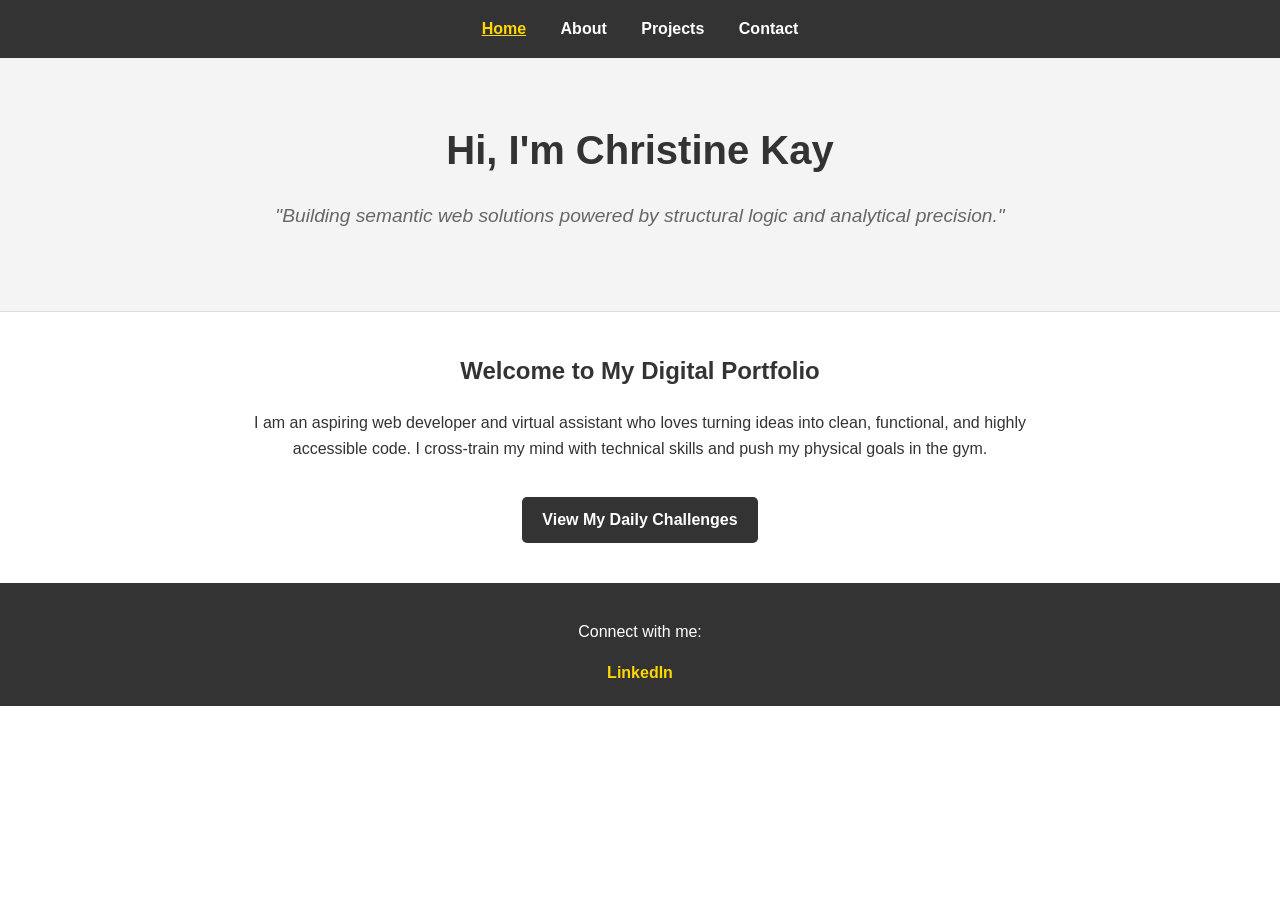
<file: index.html>
<!DOCTYPE html>
<html lang="en">
<head>
    <meta charset="UTF-8">
    <meta name="viewport" content="width=device-width, initial-scale=1.0">
    <title>Christine Kay | Home</title>

    <link rel="stylesheet" href="styles.css">
    
</head>
<body>

    <nav>
        <ul>
            <li><a href="index.html" class="active">Home</a></li>
            <li><a href="about.html">About</a></li>
            <li><a href="projects.html">Projects</a></li>
            <li><a href="contact.html">Contact</a></li>
        </ul>
    </nav>

    <header class="hero">
        <h1>Hi, I'm Christine Kay</h1>
        <p>"Building semantic web solutions powered by structural logic and analytical precision."</p>
    </header>

    <main class="container">
        <h2>Welcome to My Digital Portfolio</h2>
        <p>I am an aspiring web developer and virtual assistant who loves turning ideas into clean, functional, and highly accessible code. I cross-train my mind with technical skills and push my physical goals in the gym.</p>
        <a href="projects.html" class="cta-btn">View My Daily Challenges</a>
    </main>

    <div id="footer-placeholder"></div>
    <script src="footer.js"></script> 
</body>
</html>
</file>
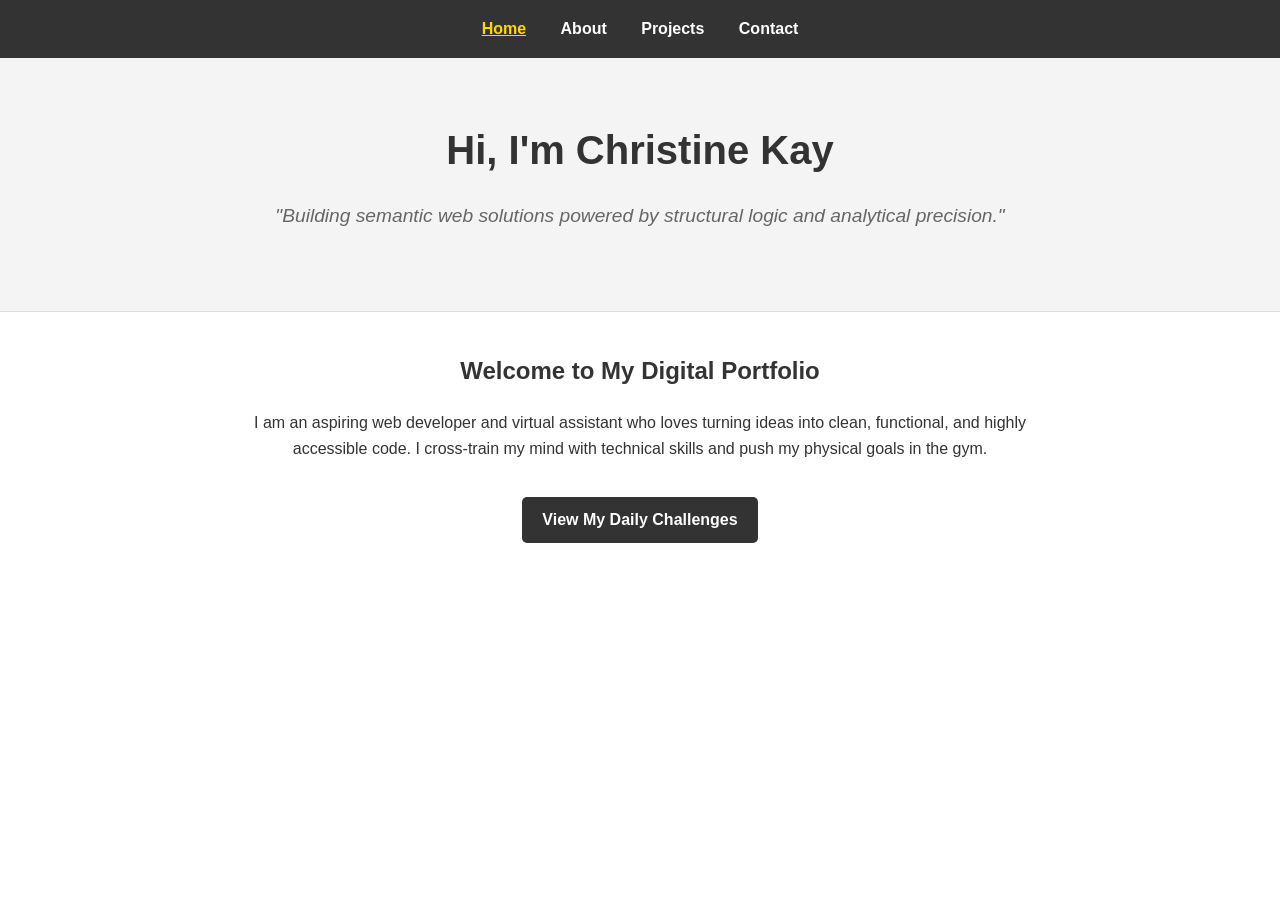
<file: src/index.html>
<!DOCTYPE html>
<html lang="en">
<head>
    <meta charset="UTF-8">
    <meta name="viewport" content="width=device-width, initial-scale=1.0">
    <title>Christine Kay | Home</title>

    <link rel="stylesheet" href="styles.css">
    
   
</head>
<body>

    <nav>
        <ul>
            <li><a href="index.html" class="active">Home</a></li>
            <li><a href="about.html">About</a></li>
            <li><a href="projects.html">Projects</a></li>
            <li><a href="contact.html">Contact</a></li>
        </ul>
    </nav>

    <header class="hero">
        <h1>Hi, I'm Christine Kay</h1>
        <p>"Building semantic web solutions powered by structural logic and analytical precision."</p>
    </header>

    <main class="container">
        <h2>Welcome to My Digital Portfolio</h2>
        <p>I am an aspiring web developer and virtual assistant who loves turning ideas into clean, functional, and highly accessible code. I cross-train my mind with technical skills and push my physical goals in the gym.</p>
        <a href="projects.html" class="cta-btn">View My Daily Challenges</a>
    </main>

</body>
</html>
</file>
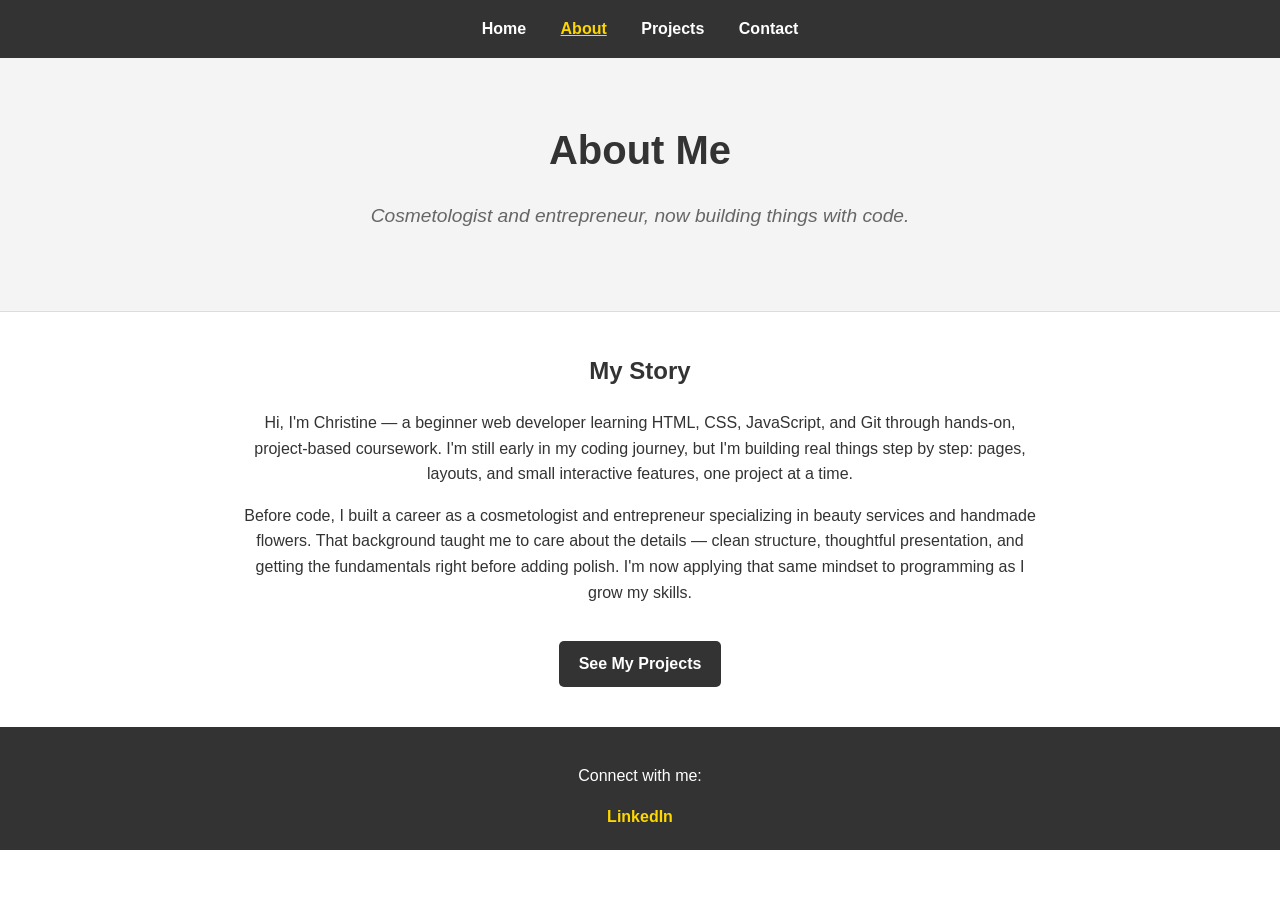
<file: about.html>
<!DOCTYPE html>
<html lang="en">
<head>
    <meta charset="UTF-8">
    <meta name="viewport" content="width=device-width, initial-scale=1.0">
    <title>Christine Kay | About</title>

    <link rel="stylesheet" href="styles.css">
    
</head>
<body>

    <nav>
        <ul>
            <li><a href="index.html">Home</a></li>
            <li><a href="about.html" class="active">About</a></li>
            <li><a href="projects.html">Projects</a></li>
            <li><a href="contact.html">Contact</a></li>
        </ul>
    </nav>

    <header class="hero">
        <h1>About Me</h1>
        <p>Cosmetologist and entrepreneur, now building things with code.</p>
    </header>

    <main class="container">
        <h2>My Story</h2>
        <p> Hi, I'm Christine — a beginner web developer learning HTML, CSS, JavaScript, and Git through hands-on, project-based coursework. I'm still early in my coding journey, but I'm building real things step by step: pages, layouts, and small interactive features, one project at a time.</p>
        <p>Before code, I built a career as a cosmetologist and entrepreneur specializing in beauty services and handmade flowers. That background taught me to care about the details — clean structure, thoughtful presentation, and getting the fundamentals right before adding polish. I'm now applying that same mindset to programming as I grow my skills.</p>
        <a href="projects.html" class="cta-btn">See My Projects</a>
    </main>

<div id="footer-placeholder"></div>
<script src="footer.js"></script>
</body>
</html>
</file>
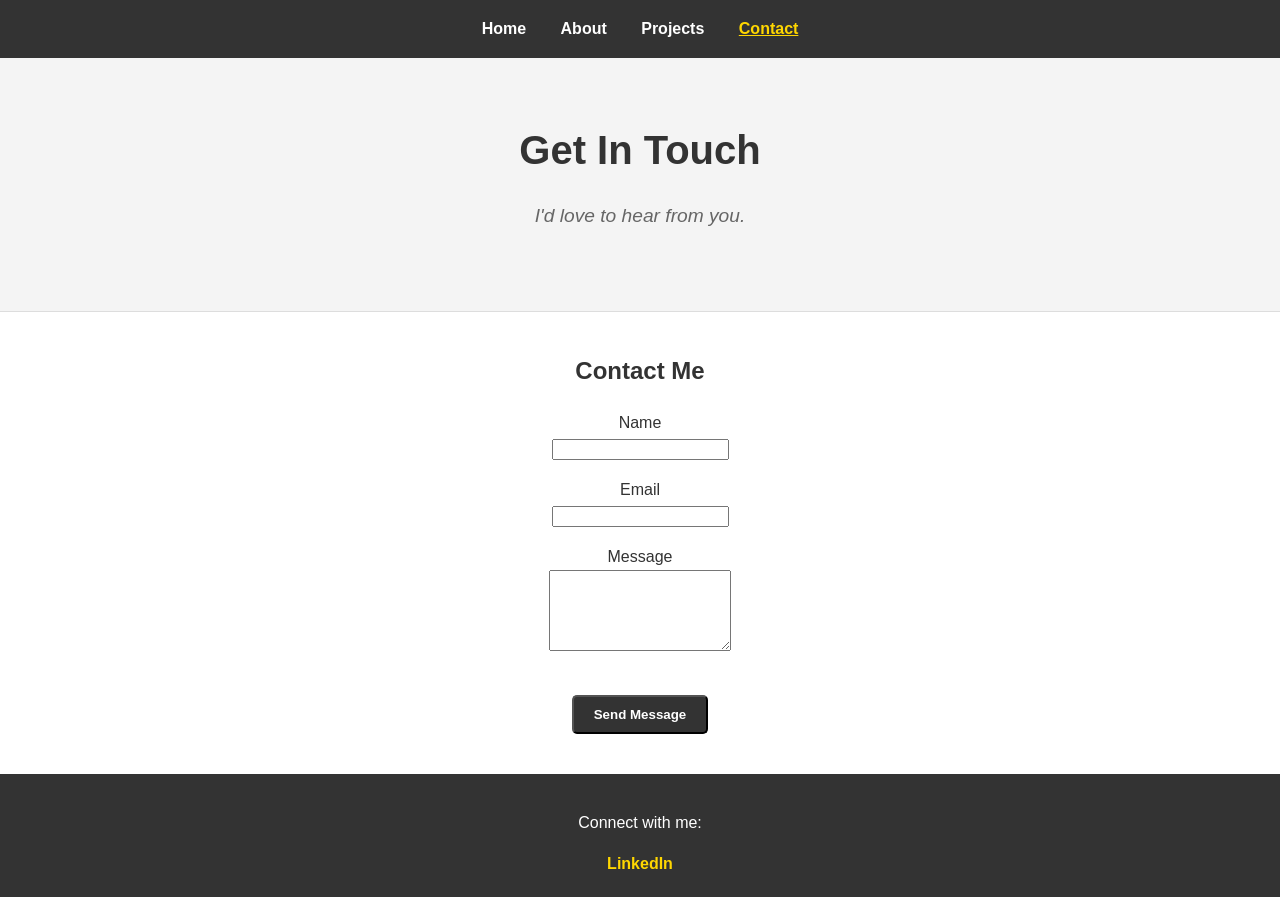
<file: contact.html>
<!DOCTYPE html>
<html lang="en">
<head>
    <meta charset="UTF-8">
    <meta name="viewport" content="width=device-width, initial-scale=1.0">
    <title>Christine Kay | Contact</title>

    <link rel="stylesheet" href="styles.css">
    
</head>
<body>

    <nav>
        <ul>
            <li><a href="index.html">Home</a></li>
            <li><a href="about.html">About</a></li>
            <li><a href="projects.html">Projects</a></li>
            <li><a href="contact.html" class="active">Contact</a></li>
        </ul>
    </nav>

    <header class="hero">
        <h1>Get In Touch</h1>
        <p>I'd love to hear from you.</p>
    </header>

    <main class="container">
        <h2>Contact Me</h2>
        <form>
            <p>
                <label for="name">Name</label><br>
                <input type="text" id="name" name="name" required>
            </p>
            <p>
                <label for="email">Email</label><br>
                <input type="email" id="email" name="email" required>
            </p>
            <p>
                <label for="message">Message</label><br>
                <textarea id="message" name="message" rows="5" required></textarea>
            </p>
            <button type="submit" class="cta-btn">Send Message</button>
        </form>
    </main>

    <div id="footer-placeholder"></div>
    <script src="footer.js"></script>
</body>
</html>
</file>
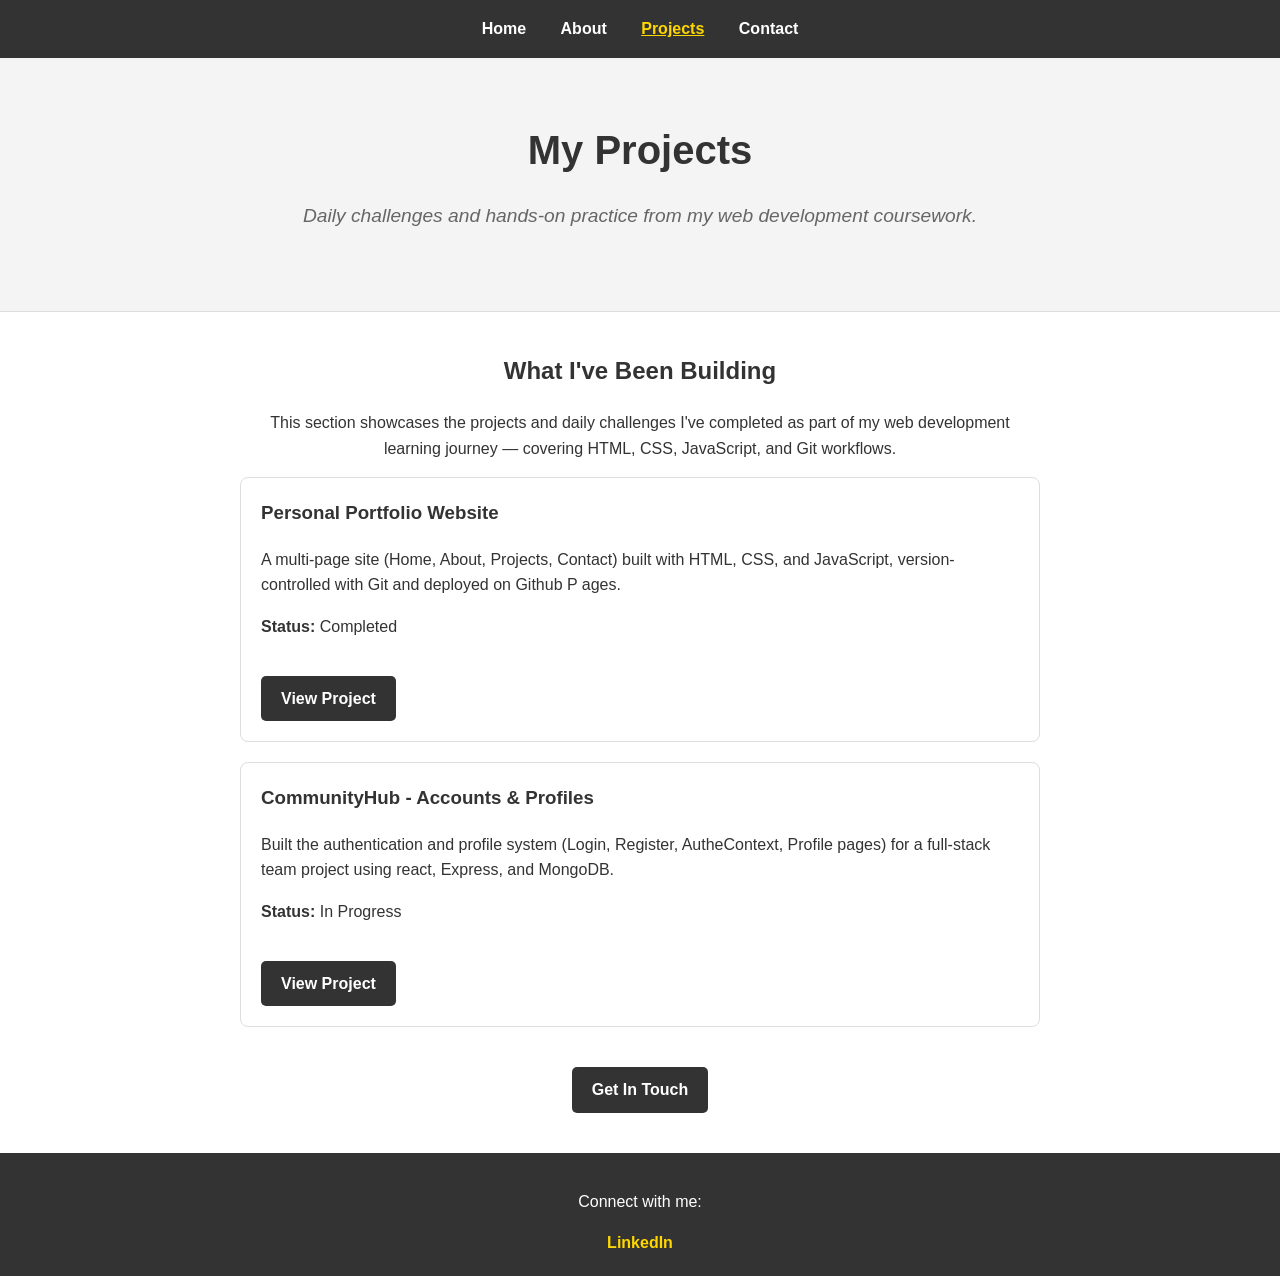
<file: projects.html>
<!DOCTYPE html>
<html lang="en">
<head>
    <meta charset="UTF-8">
    <meta name="viewport" content="width=device-width, initial-scale=1.0">
    <title>Christine Kay | Projects</title>

    <link rel="stylesheet" href="styles.css">
    
</head>
<body>

    <nav>
        <ul>
            <li><a href="index.html">Home</a></li>
            <li><a href="about.html">About</a></li>
            <li><a href="projects.html" class="active">Projects</a></li>
            <li><a href="contact.html">Contact</a></li>
        </ul>
    </nav>

    <header class="hero">
        <h1>My Projects</h1>
        <p>Daily challenges and hands-on practice from my web development coursework.</p>
    </header>

    <main class="container">
        <h2>What I've Been Building</h2>
        <p>This section showcases the projects and daily challenges I've completed as part of my web development learning journey — covering HTML, CSS, JavaScript, and Git workflows.</p>

        <div id="project-list"></div>

        <a href="contact.html" class="cta-btn">Get In Touch</a>
    </main>

    <div id="footer-placeholder"></div>
    <script src="footer.js"></script>
    <script src="script.js"></script>
   
</body>
</html>
</file>
<file: styles.css>
body {
            font-family: Arial, sans-serif;
            margin: 0;
            line-height: 1.6;
            color: #333;
        }
        nav {
            background: #333;
            padding: 1rem;
            text-align: center;
        }
        nav ul {
            list-style: none;
            margin: 0;
            padding: 0;
        }
        nav li {
            display: inline;
            margin: 0 15px;
        }
        nav a {
            color: white;
            text-decoration: none;
            font-weight: bold;
        }
        nav a.active {
            color: #ffd700;
            text-decoration: underline;
        }
        .hero {
            background: #f4f4f4;
            padding: 60px 20px;
            text-align: center;
            border-bottom: 1px solid #ddd;
        }
        .hero h1 {
            color: #333;
            font-size: 2.5em;
            margin: 0 0 10px 0;
        }
        .hero p {
            font-size: 1.2em;
            color: #666;
            font-style: italic;
        }
        .container {
            max-width: 800px;
            margin: 40px auto;
            padding: 0 20px;
            text-align: center;
        }
        .cta-btn {
            display: inline-block;
            background: #333;
            color: white;
            padding: 10px 20px;
            text-decoration: none;
            font-weight: bold;
            border-radius: 5px;
            margin-top: 20px;
        }
        .cta-btn:hover {
            background: #555;
        }
    
        .project-card {
    background: #fff;
    border: 1px solid #ddd;
    border-radius: 8px;
    padding: 20px;
    margin-bottom: 20px;
    text-align: left;
}
.project-card h3 {
    margin-top: 0;
}

footer {
    background: #333;
    color: white;
    text-align: center;
    padding: 20px;
    margin-top: 40px;
}
footer a {
    color: #ffd700;
    text-decoration: none;
    font-weight: bold;
}
footer a:hover {
    text-decoration: underline;
}
</file>
<file: src/styles.css>
body {
  font-family: Arial, sans-serif;
  margin: 0;
  line-height: 1.6;
  color: #333;
}
nav {
  background: #333;
  padding: 1rem;
  text-align: center;
}
nav ul {
  list-style: none;
  margin: 0;
  padding: 0;
}
nav li {
  display: inline;
  margin: 0 15px;
}
nav a {
  color: white;
  text-decoration: none;
  font-weight: bold;
}
nav a.active {
  color: #ffd700;
  text-decoration: underline;
}
.hero {
  background: #f4f4f4;
  padding: 60px 20px;
  text-align: center;
  border-bottom: 1px solid #ddd;
}
.hero h1 {
  color: #333;
  font-size: 2.5em;
  margin: 0 0 10px 0;
}
.hero p {
  font-size: 1.2em;
  color: #666;
  font-style: italic;
}
.container {
  max-width: 800px;
  margin: 40px auto;
  padding: 0 20px;
  text-align: center;
}
.cta-btn {
  display: inline-block;
  background: #333;
  color: white;
  padding: 10px 20px;
  text-decoration: none;
  font-weight: bold;
  border-radius: 5px;
  margin-top: 20px;
}
.cta-btn:hover {
  background: #555;
}
</file>
